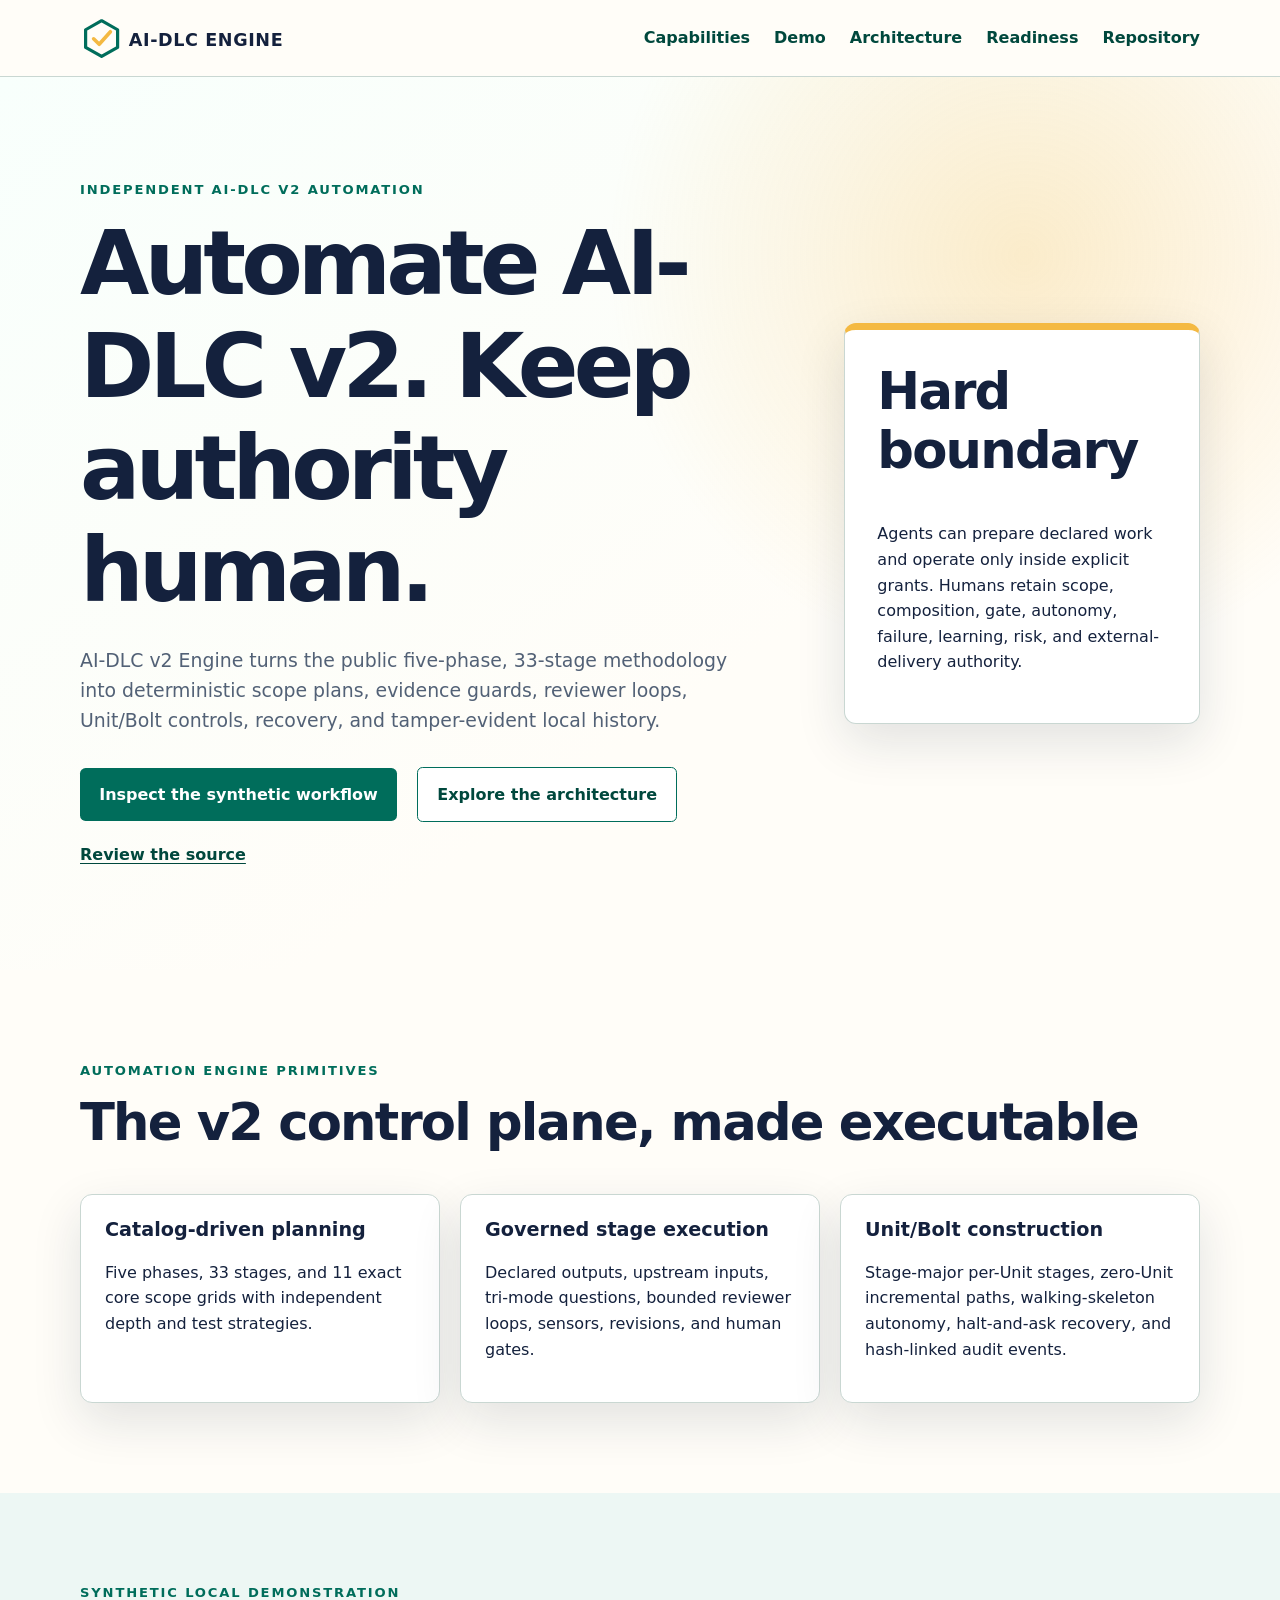
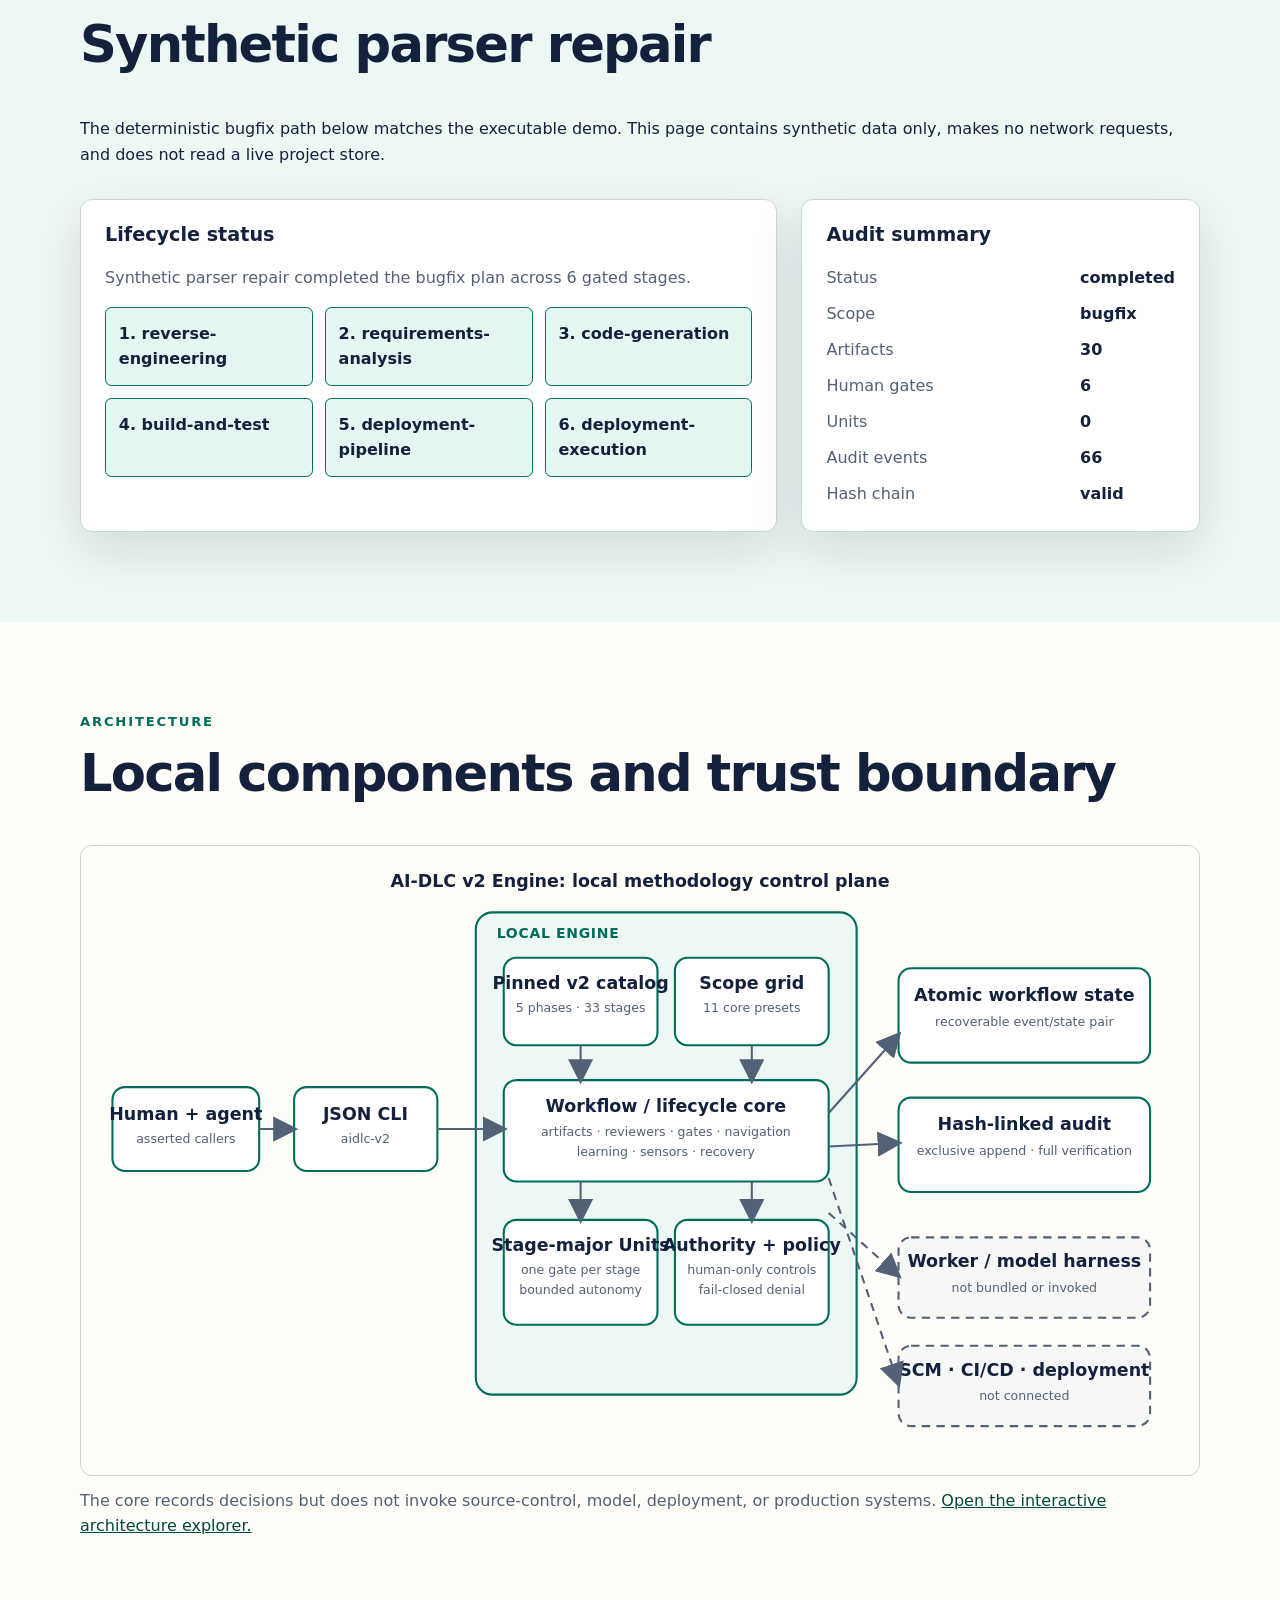
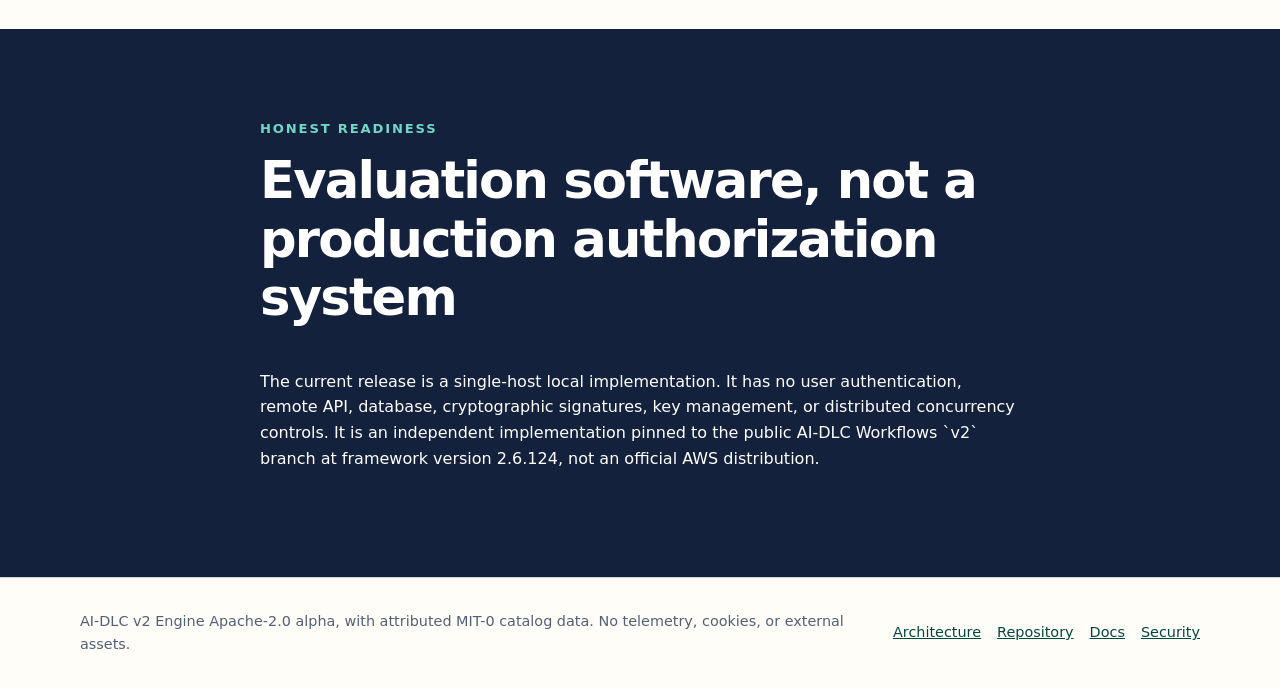
<file: site/index.html>
<!doctype html>
<html lang="en">
  <head>
    <meta charset="utf-8">
    <meta name="viewport" content="width=device-width, initial-scale=1">
    <meta
      http-equiv="Content-Security-Policy"
      content="default-src 'self'; connect-src 'none'; img-src 'self'; object-src 'none'; base-uri 'none'; form-action 'none'"
    >
    <meta
      name="description"
      content="An independent, human-governed automation engine for the open-source AI-DLC v2 methodology."
    >
    <meta property="og:type" content="website">
    <meta property="og:title" content="AI-DLC v2 Engine | Human-governed lifecycle automation">
    <meta
      property="og:description"
      content="Automate AI-DLC v2 scope plans, stage evidence, reviewer loops, Units and Bolts, approval gates, recovery, and audit records."
    >
    <meta property="og:url" content="https://hk-775.github.io/aidlc-v2-engine/">
    <meta
      property="og:image"
      content="https://hk-775.github.io/aidlc-v2-engine/assets/architecture.png"
    >
    <meta name="twitter:card" content="summary_large_image">
    <title>AI-DLC v2 Engine | Human-governed lifecycle automation</title>
    <link rel="canonical" href="https://hk-775.github.io/aidlc-v2-engine/">
    <link rel="icon" href="assets/aidlc-v2-engine-icon.svg" type="image/svg+xml">
    <link rel="stylesheet" href="styles.css">
    <script src="app.js" defer></script>
  </head>
  <body>
    <a class="skip-link" href="#main">Skip to main content</a>
    <header class="site-header">
      <div class="shell header-layout">
        <a class="brand" href="index.html" aria-label="AI-DLC v2 Engine home">
          <img src="assets/aidlc-v2-engine-logo.svg" alt="AI-DLC v2 Engine">
        </a>
        <nav aria-label="Primary navigation">
          <ul>
            <li><a href="#capabilities">Capabilities</a></li>
            <li><a href="#demo">Demo</a></li>
            <li><a href="architecture.html">Architecture</a></li>
            <li><a href="#limits">Readiness</a></li>
            <li><a href="https://github.com/hk-775/aidlc-v2-engine">Repository</a></li>
          </ul>
        </nav>
      </div>
    </header>

    <main id="main">
      <section class="hero">
        <div class="shell hero-grid">
          <div>
            <p class="eyebrow">Independent AI-DLC v2 automation</p>
            <h1>Automate AI-DLC v2. Keep authority human.</h1>
            <p class="lede">
              AI-DLC v2 Engine turns the public five-phase, 33-stage methodology
              into deterministic scope plans, evidence guards, reviewer loops,
              Unit/Bolt controls, recovery, and tamper-evident local history.
            </p>
            <div class="hero-actions">
              <a class="button" href="#demo">Inspect the synthetic workflow</a>
              <a class="button secondary" href="architecture.html">
                Explore the architecture
              </a>
              <a class="text-link" href="https://github.com/hk-775/aidlc-v2-engine">
                Review the source
              </a>
            </div>
          </div>
          <div class="principle-card" aria-labelledby="principle-title">
            <h2 id="principle-title">Hard boundary</h2>
            <p>
              Agents can prepare declared work and operate only inside explicit
              grants. Humans retain scope, composition, gate, autonomy, failure,
              learning, risk, and external-delivery authority.
            </p>
          </div>
        </div>
      </section>

      <section id="capabilities" class="section shell">
        <p class="eyebrow">Automation engine primitives</p>
        <h2>The v2 control plane, made executable</h2>
        <div class="cards">
          <article>
            <h3>Catalog-driven planning</h3>
            <p>
              Five phases, 33 stages, and 11 exact core scope grids with independent
              depth and test strategies.
            </p>
          </article>
          <article>
            <h3>Governed stage execution</h3>
            <p>
              Declared outputs, upstream inputs, tri-mode questions, bounded
              reviewer loops, sensors, revisions, and human gates.
            </p>
          </article>
          <article>
            <h3>Unit/Bolt construction</h3>
            <p>
              Stage-major per-Unit stages, zero-Unit incremental paths,
              walking-skeleton autonomy, halt-and-ask recovery, and
              hash-linked audit events.
            </p>
          </article>
        </div>
      </section>

      <section id="demo" class="section section-tint">
        <div class="shell">
          <p class="eyebrow">Synthetic local demonstration</p>
          <h2>Synthetic parser repair</h2>
          <p>
            The deterministic bugfix path below matches the executable demo.
            This page contains synthetic data only, makes no network requests,
            and does not read a live project store.
          </p>
          <div class="demo-grid">
            <section class="status-panel" aria-labelledby="stage-heading">
              <h3 id="stage-heading">Lifecycle status</h3>
              <p id="stage-summary" class="stage-summary" aria-live="polite">
                Loading local example data.
              </p>
              <ol id="stage-list" class="stage-list"></ol>
            </section>
            <section class="status-panel" aria-labelledby="audit-heading">
              <h3 id="audit-heading">Audit summary</h3>
              <dl id="audit-summary" class="metric-list"></dl>
            </section>
          </div>
        </div>
      </section>

      <section class="section shell" aria-labelledby="architecture-heading">
        <p class="eyebrow">Architecture</p>
        <h2 id="architecture-heading">Local components and trust boundary</h2>
        <figure>
          <img
            class="architecture"
            src="assets/architecture.svg"
            alt="AI-DLC v2 Engine architecture showing callers, policy service, lifecycle core, atomic state, and append-only audit events"
          >
          <figcaption>
            The core records decisions but does not invoke source-control,
            model, deployment, or production systems.
            <a href="architecture.html">Open the interactive architecture explorer.</a>
          </figcaption>
        </figure>
      </section>

      <section id="limits" class="section section-dark">
        <div class="shell narrow">
          <p class="eyebrow">Honest readiness</p>
          <h2>Evaluation software, not a production authorization system</h2>
          <p>
            The current release is a single-host local implementation. It has
            no user authentication, remote API, database, cryptographic
            signatures, key management, or distributed concurrency controls.
            It is an independent implementation pinned to the public AI-DLC
            Workflows `v2` branch at framework version 2.6.124, not an
            official AWS distribution.
          </p>
        </div>
      </section>
    </main>

    <footer>
      <div class="shell footer-layout">
        <p>
          AI-DLC v2 Engine Apache-2.0 alpha, with attributed MIT-0 catalog data.
          No telemetry, cookies, or external assets.
        </p>
        <ul class="footer-links">
          <li><a href="architecture.html">Architecture</a></li>
          <li><a href="https://github.com/hk-775/aidlc-v2-engine">Repository</a></li>
          <li><a href="https://github.com/hk-775/aidlc-v2-engine/tree/main/docs">Docs</a></li>
          <li>
            <a href="https://github.com/hk-775/aidlc-v2-engine/security/policy">Security</a>
          </li>
        </ul>
      </div>
    </footer>
  </body>
</html>
</file>
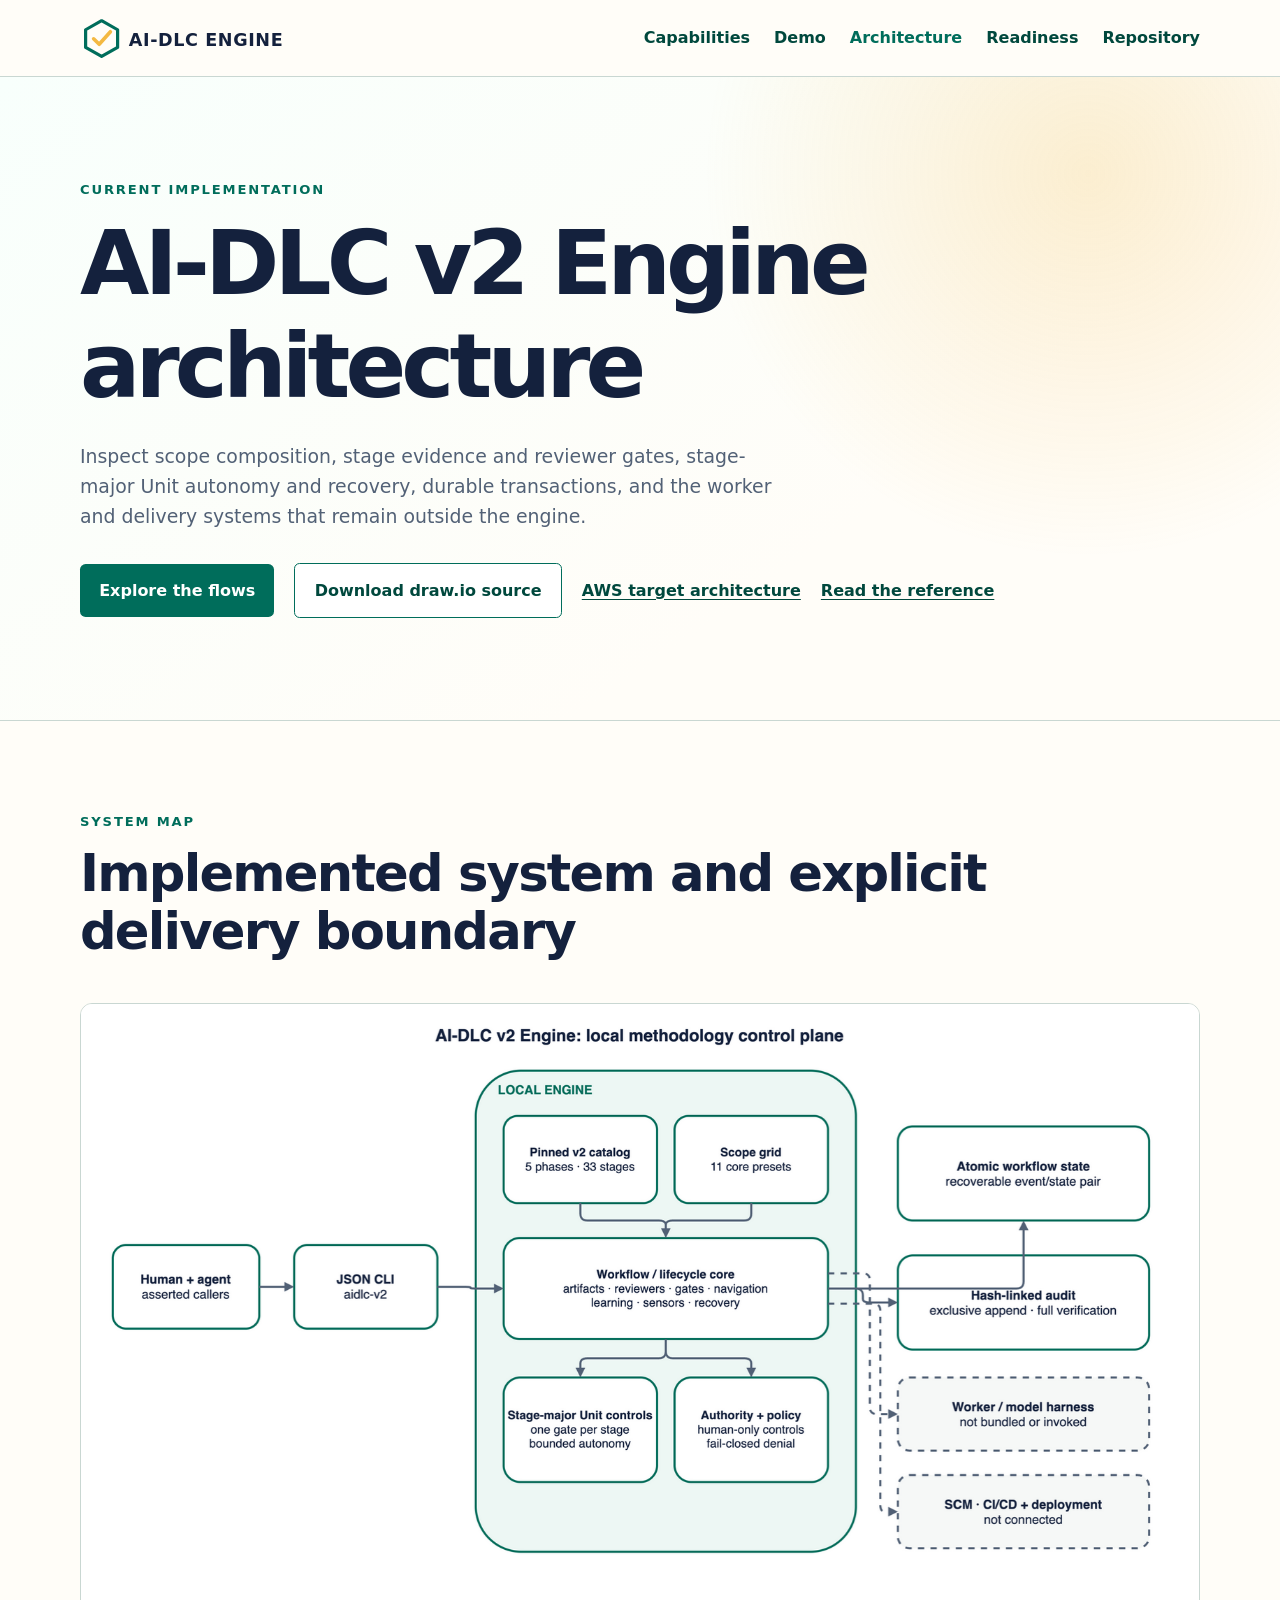
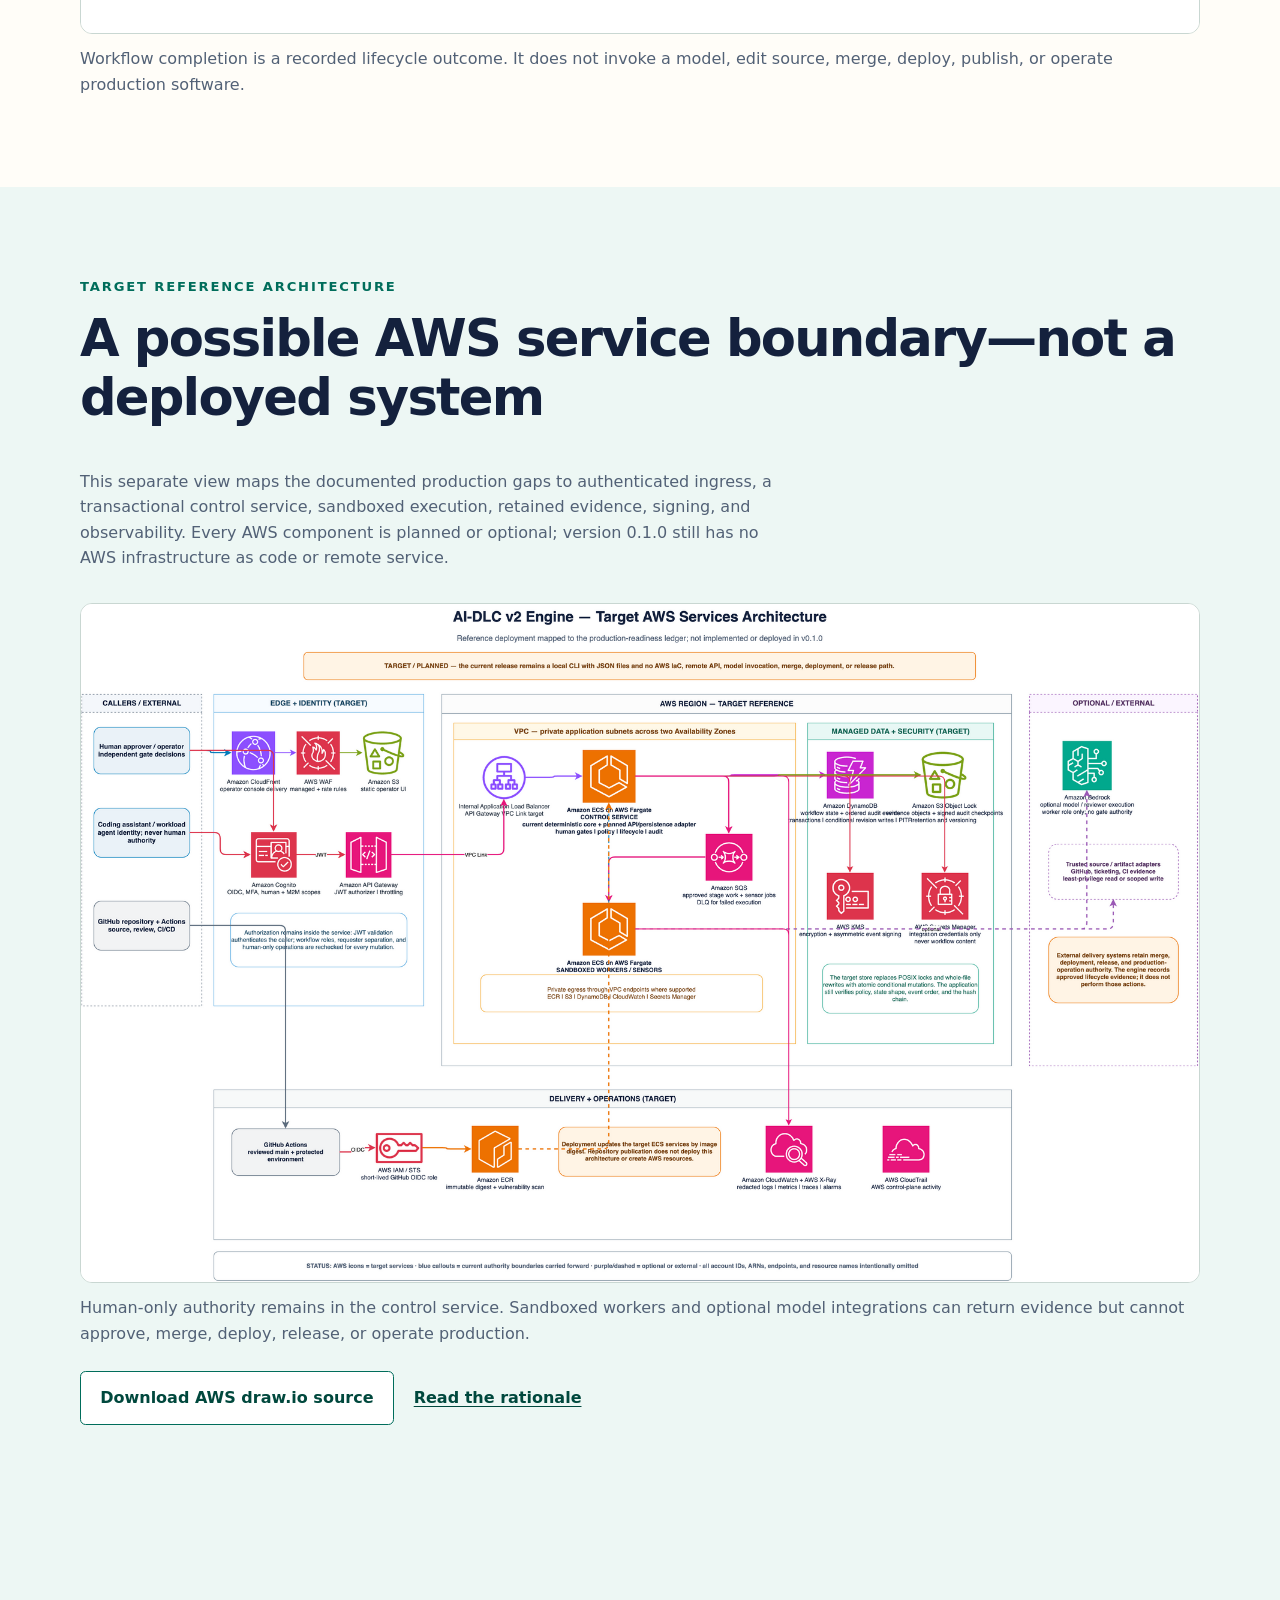
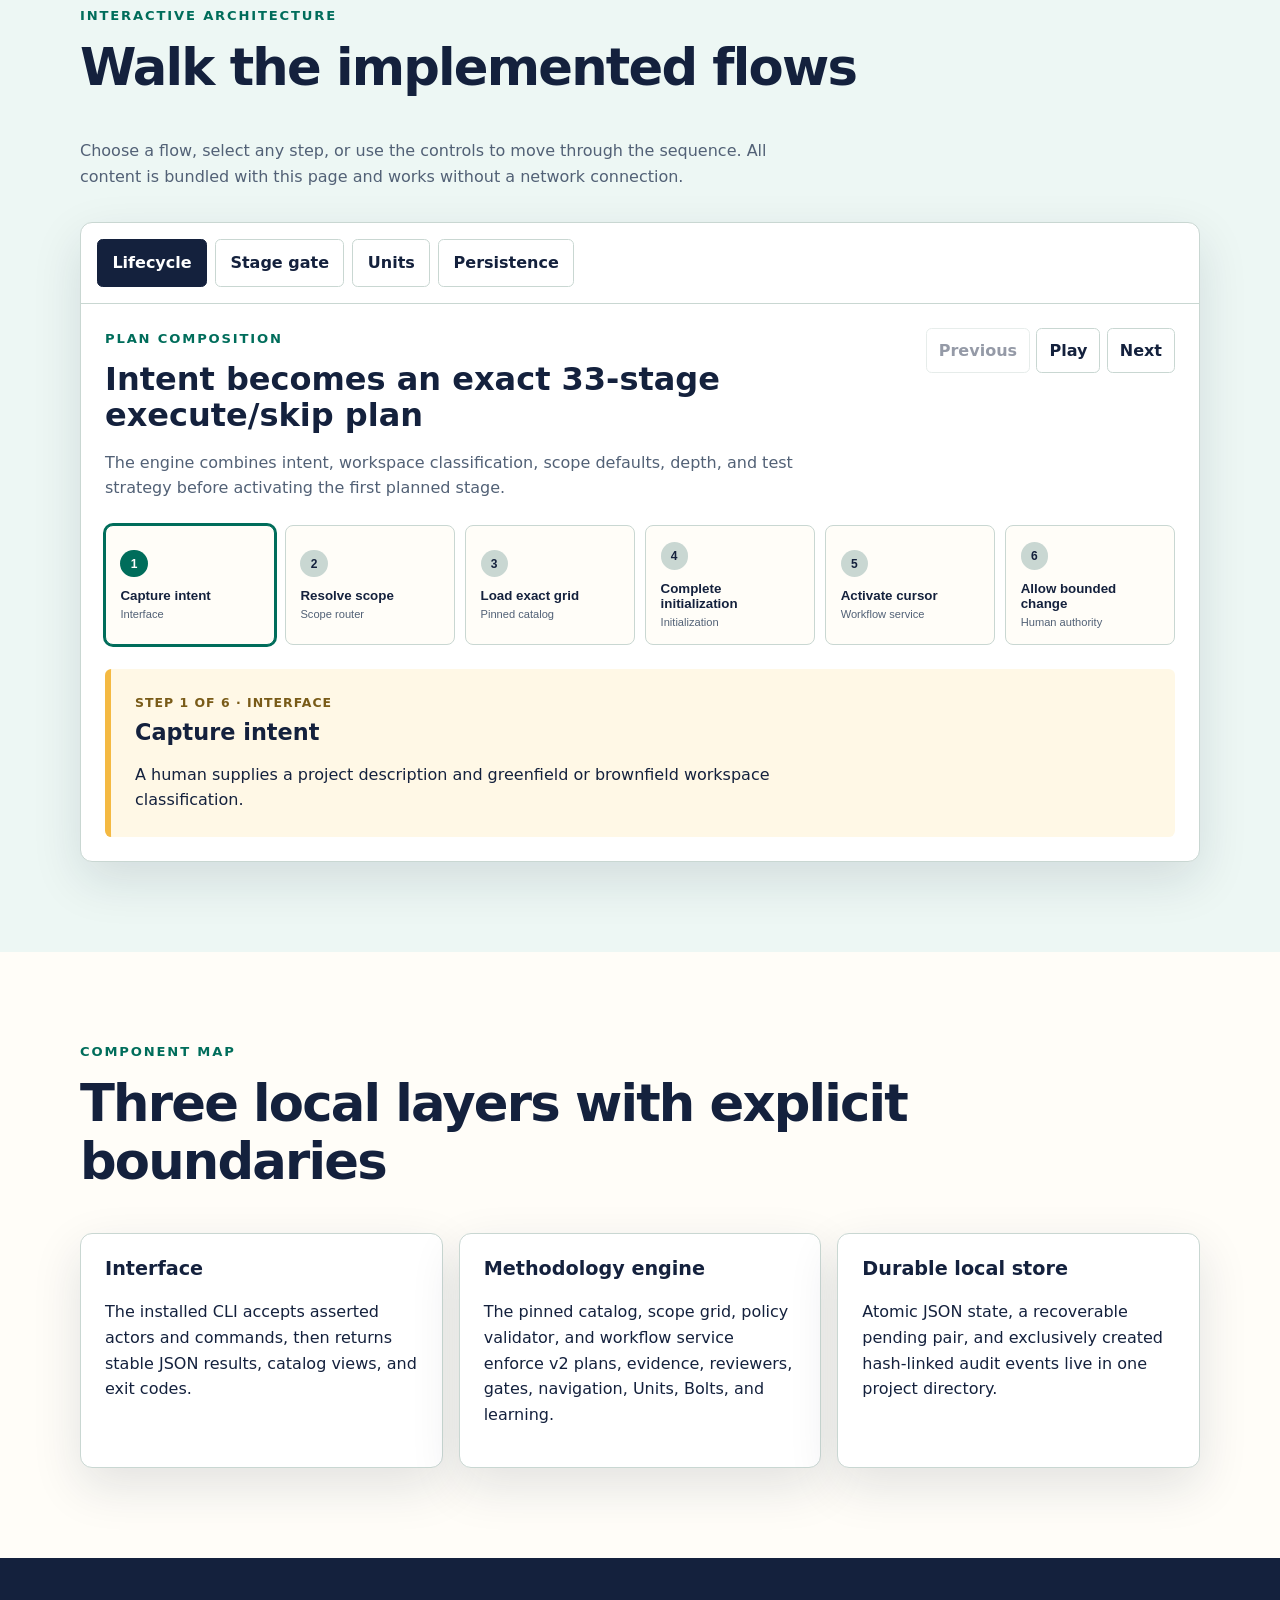
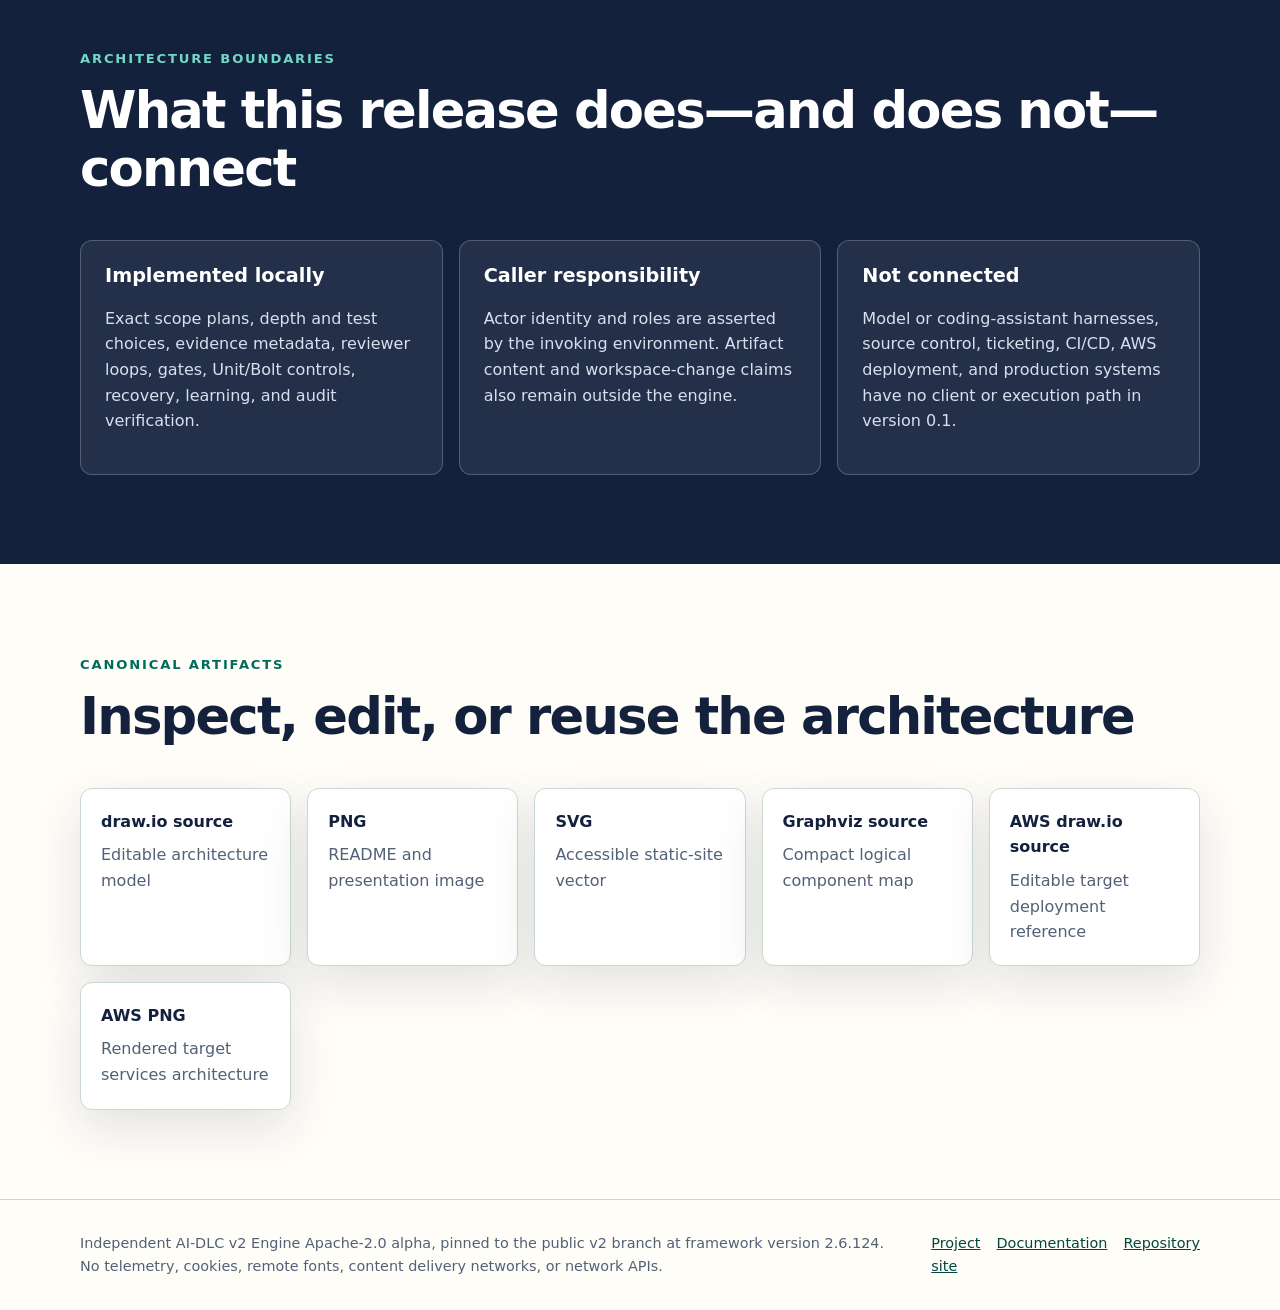
<file: site/architecture.html>
<!doctype html>
<html lang="en">
  <head>
    <meta charset="utf-8">
    <meta name="viewport" content="width=device-width, initial-scale=1">
    <meta
      http-equiv="Content-Security-Policy"
      content="default-src 'self'; connect-src 'none'; img-src 'self'; object-src 'none'; base-uri 'none'; form-action 'none'"
    >
    <meta
      name="description"
      content="Explore AI-DLC v2 scope composition, stage governance, Unit/Bolt execution, persistence, and external-system boundaries."
    >
    <meta property="og:type" content="website">
    <meta property="og:title" content="AI-DLC v2 Engine architecture explorer">
    <meta
      property="og:description"
      content="An interactive, offline view of the independent 33-stage local control plane and the worker and delivery systems it does not control."
    >
    <meta
      property="og:url"
      content="https://hk-775.github.io/aidlc-v2-engine/architecture.html"
    >
    <meta
      property="og:image"
      content="https://hk-775.github.io/aidlc-v2-engine/assets/architecture.png"
    >
    <meta name="twitter:card" content="summary_large_image">
    <title>AI-DLC v2 Engine | Architecture explorer</title>
    <link
      rel="canonical"
      href="https://hk-775.github.io/aidlc-v2-engine/architecture.html"
    >
    <link rel="icon" href="assets/aidlc-v2-engine-icon.svg" type="image/svg+xml">
    <link rel="stylesheet" href="styles.css">
    <script src="architecture.js" defer></script>
  </head>
  <body>
    <a class="skip-link" href="#main">Skip to main content</a>
    <header class="site-header">
      <div class="shell header-layout">
        <a class="brand" href="index.html" aria-label="AI-DLC v2 Engine home">
          <img src="assets/aidlc-v2-engine-logo.svg" alt="AI-DLC v2 Engine">
        </a>
        <nav aria-label="Primary navigation">
          <ul>
            <li><a href="index.html#capabilities">Capabilities</a></li>
            <li><a href="index.html#demo">Demo</a></li>
            <li><a href="architecture.html" aria-current="page">Architecture</a></li>
            <li><a href="index.html#limits">Readiness</a></li>
            <li><a href="https://github.com/hk-775/aidlc-v2-engine">Repository</a></li>
          </ul>
        </nav>
      </div>
    </header>

    <main id="main">
      <section class="architecture-hero">
        <div class="shell">
          <p class="eyebrow">Current implementation</p>
          <h1>AI-DLC v2 Engine architecture</h1>
          <p class="lede">
            Inspect scope composition, stage evidence and reviewer gates,
            stage-major Unit autonomy and recovery, durable transactions, and the
            worker and delivery systems that remain outside the engine.
          </p>
          <div class="hero-actions">
            <a class="button" href="#interactive">Explore the flows</a>
            <a
              class="button secondary"
              href="assets/architecture.drawio"
              download
            >
              Download draw.io source
            </a>
            <a class="text-link" href="#aws-target">AWS target architecture</a>
            <a
              class="text-link"
              href="https://github.com/hk-775/aidlc-v2-engine/blob/main/docs/ARCHITECTURE.md"
            >
              Read the reference
            </a>
          </div>
        </div>
      </section>

      <section class="section shell" aria-labelledby="system-map-heading">
        <p class="eyebrow">System map</p>
        <h2 id="system-map-heading">Implemented system and explicit delivery boundary</h2>
        <figure>
          <img
            class="architecture"
            src="assets/architecture.png"
            width="1600"
            height="900"
            alt="AI-DLC v2 Engine architecture showing callers, pinned catalog and scope grid, governance service, Unit and Bolt controls, local state and audit storage, and unconnected worker and delivery systems"
          >
          <figcaption>
            Workflow completion is a recorded lifecycle outcome. It does not
            invoke a model, edit source, merge, deploy, publish, or operate
            production software.
          </figcaption>
        </figure>
      </section>

      <section id="aws-target" class="section section-tint" aria-labelledby="aws-target-heading">
        <div class="shell">
          <p class="eyebrow">Target reference architecture</p>
          <h2 id="aws-target-heading">A possible AWS service boundary—not a deployed system</h2>
          <p class="section-copy">
            This separate view maps the documented production gaps to
            authenticated ingress, a transactional control service, sandboxed
            execution, retained evidence, signing, and observability. Every AWS
            component is planned or optional; version 0.1.0 still has no AWS
            infrastructure as code or remote service.
          </p>
          <figure>
            <img
              class="architecture"
              src="assets/aws-services-architecture.png"
              width="1864"
              height="1131"
              alt="Target AWS services reference architecture for AI-DLC v2 Engine showing Cognito and API Gateway, ECS Fargate control and worker services, SQS, DynamoDB, S3 Object Lock, KMS, Secrets Manager, observability, delivery, and optional Bedrock integration"
            >
            <figcaption>
              Human-only authority remains in the control service. Sandboxed
              workers and optional model integrations can return evidence but
              cannot approve, merge, deploy, release, or operate production.
            </figcaption>
          </figure>
          <div class="hero-actions architecture-actions">
            <a
              class="button secondary"
              href="assets/aws-services-architecture.drawio"
              download
            >
              Download AWS draw.io source
            </a>
            <a
              class="text-link"
              href="https://github.com/hk-775/aidlc-v2-engine/blob/main/docs/ARCHITECTURE.md#target-aws-services-reference-architecture"
            >
              Read the rationale
            </a>
          </div>
        </div>
      </section>

      <section id="interactive" class="section section-tint">
        <div class="shell">
          <p class="eyebrow">Interactive architecture</p>
          <h2>Walk the implemented flows</h2>
          <p class="section-copy">
            Choose a flow, select any step, or use the controls to move through
            the sequence. All content is bundled with this page and works
            without a network connection.
          </p>

          <div class="architecture-workbench">
            <div
              class="scenario-tabs"
              role="tablist"
              aria-label="Architecture flow"
            >
              <button
                class="scenario-button active"
                type="button"
                role="tab"
                aria-selected="true"
                data-scenario="lifecycle"
              >
                Lifecycle
              </button>
              <button
                class="scenario-button"
                type="button"
                role="tab"
                aria-selected="false"
                data-scenario="governance"
              >
                Stage gate
              </button>
              <button
                class="scenario-button"
                type="button"
                role="tab"
                aria-selected="false"
                data-scenario="construction"
              >
                Units
              </button>
              <button
                class="scenario-button"
                type="button"
                role="tab"
                aria-selected="false"
                data-scenario="persistence"
              >
                Persistence
              </button>
            </div>

            <div class="workbench-heading">
              <div>
                <p id="scenario-eyebrow" class="eyebrow"></p>
                <h3 id="scenario-title"></h3>
                <p id="scenario-summary" class="workbench-summary"></p>
              </div>
              <div class="flow-controls" aria-label="Flow controls">
                <button id="previous-step" type="button">Previous</button>
                <button id="play-flow" type="button" aria-pressed="false">Play</button>
                <button id="next-step" type="button">Next</button>
              </div>
            </div>

            <ol
              id="architecture-steps"
              class="architecture-steps"
              aria-label="Flow steps"
            ></ol>

            <article class="step-detail" aria-live="polite">
              <p id="step-position" class="step-position"></p>
              <h3 id="step-title"></h3>
              <p id="step-copy"></p>
            </article>
          </div>
        </div>
      </section>

      <section class="section shell" aria-labelledby="components-heading">
        <p class="eyebrow">Component map</p>
        <h2 id="components-heading">Three local layers with explicit boundaries</h2>
        <div class="component-grid">
          <article>
            <h3>Interface</h3>
            <p>
              The installed CLI accepts asserted actors and commands, then
              returns stable JSON results, catalog views, and exit codes.
            </p>
          </article>
          <article>
            <h3>Methodology engine</h3>
            <p>
              The pinned catalog, scope grid, policy validator, and workflow
              service enforce v2 plans, evidence, reviewers, gates, navigation,
              Units, Bolts, and learning.
            </p>
          </article>
          <article>
            <h3>Durable local store</h3>
            <p>
              Atomic JSON state, a recoverable pending pair, and exclusively
              created hash-linked audit events live in one project directory.
            </p>
          </article>
        </div>
      </section>

      <section class="section section-dark" aria-labelledby="boundaries-heading">
        <div class="shell">
          <p class="eyebrow">Architecture boundaries</p>
          <h2 id="boundaries-heading">What this release does—and does not—connect</h2>
          <div class="boundary-grid">
            <article>
              <h3>Implemented locally</h3>
              <p>
                Exact scope plans, depth and test choices, evidence metadata,
                reviewer loops, gates, Unit/Bolt controls, recovery, learning,
                and audit verification.
              </p>
            </article>
            <article>
              <h3>Caller responsibility</h3>
              <p>
                Actor identity and roles are asserted by the invoking
                environment. Artifact content and workspace-change claims also
                remain outside the engine.
              </p>
            </article>
            <article>
              <h3>Not connected</h3>
              <p>
                Model or coding-assistant harnesses, source control, ticketing,
                CI/CD, AWS deployment, and production systems have no client or
                execution path in version 0.1.
              </p>
            </article>
          </div>
        </div>
      </section>

      <section class="section shell" aria-labelledby="downloads-heading">
        <p class="eyebrow">Canonical artifacts</p>
        <h2 id="downloads-heading">Inspect, edit, or reuse the architecture</h2>
        <div class="download-grid">
          <a href="assets/architecture.drawio" download>
            <strong>draw.io source</strong>
            <span>Editable architecture model</span>
          </a>
          <a href="assets/architecture.png" download>
            <strong>PNG</strong>
            <span>README and presentation image</span>
          </a>
          <a href="assets/architecture.svg" download>
            <strong>SVG</strong>
            <span>Accessible static-site vector</span>
          </a>
          <a href="assets/architecture.dot" download>
            <strong>Graphviz source</strong>
            <span>Compact logical component map</span>
          </a>
          <a href="assets/aws-services-architecture.drawio" download>
            <strong>AWS draw.io source</strong>
            <span>Editable target deployment reference</span>
          </a>
          <a href="assets/aws-services-architecture.png" download>
            <strong>AWS PNG</strong>
            <span>Rendered target services architecture</span>
          </a>
        </div>
      </section>
    </main>

    <footer>
      <div class="shell footer-layout">
        <p>
          Independent AI-DLC v2 Engine Apache-2.0 alpha, pinned to the public
          v2 branch at framework version 2.6.124. No telemetry, cookies, remote fonts,
          content delivery networks, or network APIs.
        </p>
        <ul class="footer-links">
          <li><a href="index.html">Project site</a></li>
          <li>
            <a href="https://github.com/hk-775/aidlc-v2-engine/tree/main/docs">
              Documentation
            </a>
          </li>
          <li><a href="https://github.com/hk-775/aidlc-v2-engine">Repository</a></li>
        </ul>
      </div>
    </footer>
  </body>
</html>
</file>
<file: site/styles.css>
:root {
  color-scheme: light;
  --ink: #14213d;
  --muted: #526176;
  --paper: #fffdf8;
  --tint: #edf7f4;
  --line: #c9d7d2;
  --accent: #006d5b;
  --accent-dark: #00483d;
  --warm: #f4b942;
  --white: #ffffff;
  --shadow: 0 18px 50px rgb(20 33 61 / 12%);
  font-family:
    Inter, ui-sans-serif, system-ui, -apple-system, BlinkMacSystemFont, "Segoe UI",
    sans-serif;
}

* {
  box-sizing: border-box;
}

html {
  scroll-behavior: smooth;
}

body {
  margin: 0;
  background: var(--paper);
  color: var(--ink);
  line-height: 1.6;
}

a {
  color: var(--accent-dark);
}

a:focus-visible,
button:focus-visible {
  outline: 3px solid var(--warm);
  outline-offset: 4px;
}

.skip-link {
  position: fixed;
  top: 0.75rem;
  left: 0.75rem;
  z-index: 10;
  padding: 0.75rem 1rem;
  transform: translateY(-160%);
  background: var(--white);
  color: var(--ink);
  border: 2px solid var(--ink);
}

.skip-link:focus {
  transform: translateY(0);
}

.shell {
  width: min(1120px, calc(100% - 2rem));
  margin-inline: auto;
}

.narrow {
  max-width: 760px;
}

.site-header {
  border-bottom: 1px solid var(--line);
  background: rgb(255 253 248 / 94%);
}

.header-layout {
  min-height: 4.75rem;
  display: flex;
  align-items: center;
  justify-content: space-between;
  gap: 2rem;
}

.brand img {
  display: block;
  width: 240px;
  height: auto;
}

nav ul {
  display: flex;
  gap: 1.5rem;
  padding: 0;
  margin: 0;
  list-style: none;
}

nav a {
  font-weight: 700;
  text-decoration: none;
}

nav a:hover,
nav a[aria-current="page"] {
  color: var(--accent);
}

.hero {
  padding: clamp(4rem, 8vw, 8rem) 0;
  background:
    radial-gradient(circle at 80% 20%, rgb(244 185 66 / 25%), transparent 26rem),
    linear-gradient(145deg, #f8fffc 0%, var(--paper) 62%);
}

.hero-grid {
  display: grid;
  grid-template-columns: minmax(0, 1.45fr) minmax(18rem, 0.75fr);
  gap: clamp(2rem, 6vw, 6rem);
  align-items: center;
}

.eyebrow {
  margin: 0 0 0.75rem;
  color: var(--accent);
  font-size: 0.82rem;
  font-weight: 800;
  letter-spacing: 0.14em;
  text-transform: uppercase;
}

h1,
h2,
h3 {
  line-height: 1.14;
}

h1 {
  max-width: 14ch;
  margin: 0;
  font-size: clamp(2.8rem, 7vw, 5.8rem);
  letter-spacing: -0.055em;
}

h2 {
  margin-top: 0;
  font-size: clamp(2rem, 4vw, 3.35rem);
  letter-spacing: -0.035em;
}

h3 {
  font-size: 1.2rem;
}

.lede {
  max-width: 58ch;
  margin: 1.5rem 0 2rem;
  color: var(--muted);
  font-size: 1.18rem;
}

.button {
  display: inline-block;
  padding: 0.85rem 1.2rem;
  border-radius: 0.35rem;
  background: var(--accent);
  color: var(--white);
  font-weight: 800;
  text-decoration: none;
}

.button:hover {
  background: var(--accent-dark);
}

.button.secondary {
  border: 1px solid var(--accent);
  background: var(--white);
  color: var(--accent-dark);
}

.button.secondary:hover {
  background: var(--tint);
}

.hero-actions {
  display: flex;
  align-items: center;
  gap: 1.25rem;
  flex-wrap: wrap;
}

.text-link {
  font-weight: 800;
  text-underline-offset: 0.2em;
}

.principle-card,
.status-panel,
.cards article {
  border: 1px solid var(--line);
  border-radius: 0.75rem;
  background: var(--white);
  box-shadow: var(--shadow);
}

.principle-card {
  padding: 2rem;
  border-top: 0.45rem solid var(--warm);
}

.section {
  padding: clamp(4rem, 7vw, 6.5rem) 0;
}

.section-tint {
  background: var(--tint);
}

.section-dark {
  background: var(--ink);
  color: var(--white);
}

.section-dark .eyebrow {
  color: #72d7c5;
}

.cards {
  display: grid;
  grid-template-columns: repeat(3, 1fr);
  gap: 1.25rem;
  margin-top: 2rem;
}

.cards article {
  padding: 1.5rem;
}

.cards h3 {
  margin-top: 0;
}

.demo-grid {
  display: grid;
  grid-template-columns: 1.4fr 0.8fr;
  gap: 1.5rem;
  margin-top: 2rem;
}

.status-panel {
  padding: 1.5rem;
}

.status-panel h3 {
  margin-top: 0;
}

.stage-summary {
  color: var(--muted);
}

.stage-list {
  display: grid;
  grid-template-columns: repeat(3, 1fr);
  gap: 0.75rem;
  padding: 0;
  list-style-position: inside;
}

.stage-list li {
  padding: 0.8rem;
  border: 1px solid var(--line);
  border-radius: 0.4rem;
  background: var(--paper);
  font-weight: 700;
}

.stage-list .complete {
  border-color: var(--accent);
  background: #e4f6f1;
}

.metric-list {
  display: grid;
  grid-template-columns: 1fr auto;
  gap: 0.65rem 1rem;
  margin: 0;
}

.metric-list div {
  display: contents;
}

.metric-list dt {
  color: var(--muted);
}

.metric-list dd {
  margin: 0;
  font-weight: 800;
}

figure {
  margin: 2rem 0 0;
}

.architecture-actions {
  margin-top: 1.5rem;
}

.architecture {
  display: block;
  width: 100%;
  height: auto;
  border: 1px solid var(--line);
  border-radius: 0.75rem;
  background: var(--white);
}

figcaption {
  margin-top: 0.75rem;
  color: var(--muted);
}

.section-copy {
  max-width: 70ch;
  color: var(--muted);
}

.architecture-hero {
  padding: clamp(4rem, 8vw, 7rem) 0;
  border-bottom: 1px solid var(--line);
  background:
    radial-gradient(circle at 85% 15%, rgb(244 185 66 / 22%), transparent 24rem),
    linear-gradient(145deg, #f8fffc 0%, var(--paper) 68%);
}

.architecture-hero h1 {
  max-width: 16ch;
}

.architecture-workbench {
  margin-top: 2rem;
  overflow: hidden;
  border: 1px solid var(--line);
  border-radius: 0.75rem;
  background: var(--white);
  box-shadow: var(--shadow);
}

.scenario-tabs {
  display: flex;
  gap: 0.5rem;
  overflow-x: auto;
  padding: 1rem;
  border-bottom: 1px solid var(--line);
}

.scenario-button,
.flow-controls button {
  border: 1px solid var(--line);
  border-radius: 0.35rem;
  background: var(--white);
  color: var(--ink);
  font: inherit;
  font-weight: 800;
  cursor: pointer;
}

.scenario-button {
  padding: 0.65rem 0.9rem;
}

.scenario-button.active {
  border-color: var(--ink);
  background: var(--ink);
  color: var(--white);
}

.workbench-heading {
  display: flex;
  align-items: flex-start;
  justify-content: space-between;
  gap: 1.5rem;
  padding: 1.5rem;
}

.workbench-heading h3 {
  margin: 0;
  font-size: clamp(1.4rem, 3vw, 2rem);
}

.workbench-summary {
  max-width: 68ch;
  margin-bottom: 0;
  color: var(--muted);
}

.flow-controls {
  display: flex;
  flex: 0 0 auto;
  gap: 0.4rem;
}

.flow-controls button {
  min-height: 2.5rem;
  padding: 0.55rem 0.75rem;
}

.flow-controls button:hover:not(:disabled) {
  border-color: var(--accent);
  color: var(--accent-dark);
}

.flow-controls button:disabled {
  cursor: default;
  opacity: 0.45;
}

.architecture-steps {
  display: grid;
  grid-template-columns: repeat(auto-fit, minmax(9rem, 1fr));
  gap: 0.65rem;
  padding: 0 1.5rem;
  margin: 0;
  list-style: none;
}

.architecture-step {
  width: 100%;
  min-height: 7.5rem;
  padding: 0.9rem;
  border: 1px solid var(--line);
  border-radius: 0.5rem;
  background: var(--paper);
  color: var(--muted);
  text-align: left;
  cursor: pointer;
}

.architecture-step span,
.architecture-step strong,
.architecture-step small {
  display: block;
}

.architecture-step span {
  width: 1.7rem;
  height: 1.7rem;
  display: grid;
  place-items: center;
  border-radius: 50%;
  background: var(--line);
  color: var(--ink);
  font-size: 0.75rem;
  font-weight: 800;
}

.architecture-step strong {
  margin-top: 0.7rem;
  color: var(--ink);
}

.architecture-step small {
  margin-top: 0.3rem;
}

.architecture-step.complete {
  border-color: #72b8aa;
  background: #e4f6f1;
}

.architecture-step.active {
  border-color: var(--accent);
  box-shadow: 0 0 0 2px var(--accent);
}

.architecture-step.active span {
  background: var(--accent);
  color: var(--white);
}

.step-detail {
  min-height: 10rem;
  padding: 1.5rem;
  margin: 1.5rem;
  border-left: 0.4rem solid var(--warm);
  border-radius: 0.4rem;
  background: #fff8e6;
}

.step-detail h3 {
  margin: 0;
  font-size: 1.4rem;
}

.step-detail p:last-child {
  max-width: 72ch;
  margin-bottom: 0;
}

.step-position {
  margin: 0 0 0.45rem;
  color: #795b18;
  font-size: 0.78rem;
  font-weight: 800;
  letter-spacing: 0.08em;
  text-transform: uppercase;
}

.component-grid,
.boundary-grid,
.download-grid {
  display: grid;
  grid-template-columns: repeat(3, 1fr);
  gap: 1rem;
  margin-top: 2rem;
}

.component-grid article,
.boundary-grid article {
  padding: 1.5rem;
  border: 1px solid var(--line);
  border-radius: 0.75rem;
}

.component-grid article {
  background: var(--white);
  box-shadow: var(--shadow);
}

.component-grid h3,
.boundary-grid h3 {
  margin-top: 0;
}

.boundary-grid article {
  border-color: rgb(255 255 255 / 22%);
  background: rgb(255 255 255 / 7%);
}

.boundary-grid p {
  color: #d9e0ed;
}

.download-grid {
  grid-template-columns: repeat(auto-fit, minmax(12rem, 1fr));
}

.download-grid a {
  min-height: 8rem;
  padding: 1.25rem;
  border: 1px solid var(--line);
  border-radius: 0.75rem;
  background: var(--white);
  color: var(--ink);
  text-decoration: none;
  box-shadow: var(--shadow);
}

.download-grid a:hover {
  border-color: var(--accent);
}

.download-grid strong,
.download-grid span {
  display: block;
}

.download-grid span {
  margin-top: 0.5rem;
  color: var(--muted);
}

footer {
  padding: 2rem 0;
  border-top: 1px solid var(--line);
  color: var(--muted);
  font-size: 0.9rem;
}

.footer-layout {
  display: flex;
  align-items: center;
  justify-content: space-between;
  gap: 1rem 2rem;
}

.footer-layout p {
  margin: 0;
}

.footer-links {
  display: flex;
  gap: 1rem;
  padding: 0;
  margin: 0;
  list-style: none;
}

@media (max-width: 760px) {
  .header-layout,
  .footer-layout,
  nav ul {
    align-items: flex-start;
  }

  .header-layout {
    padding: 1rem 0;
  }

  .brand img {
    width: min(220px, 60vw);
  }

  .footer-layout {
    flex-direction: column;
  }

  nav ul {
    gap: 0.5rem;
    flex-direction: column;
  }

  .hero-grid,
  .cards,
  .demo-grid,
  .component-grid,
  .boundary-grid,
  .download-grid {
    grid-template-columns: 1fr;
  }

  .workbench-heading {
    flex-direction: column;
  }

  .flow-controls {
    width: 100%;
  }

  .flow-controls button {
    flex: 1;
  }

  .stage-list {
    grid-template-columns: repeat(2, 1fr);
  }
}

@media (prefers-reduced-motion: reduce) {
  html {
    scroll-behavior: auto;
  }
}
</file>
